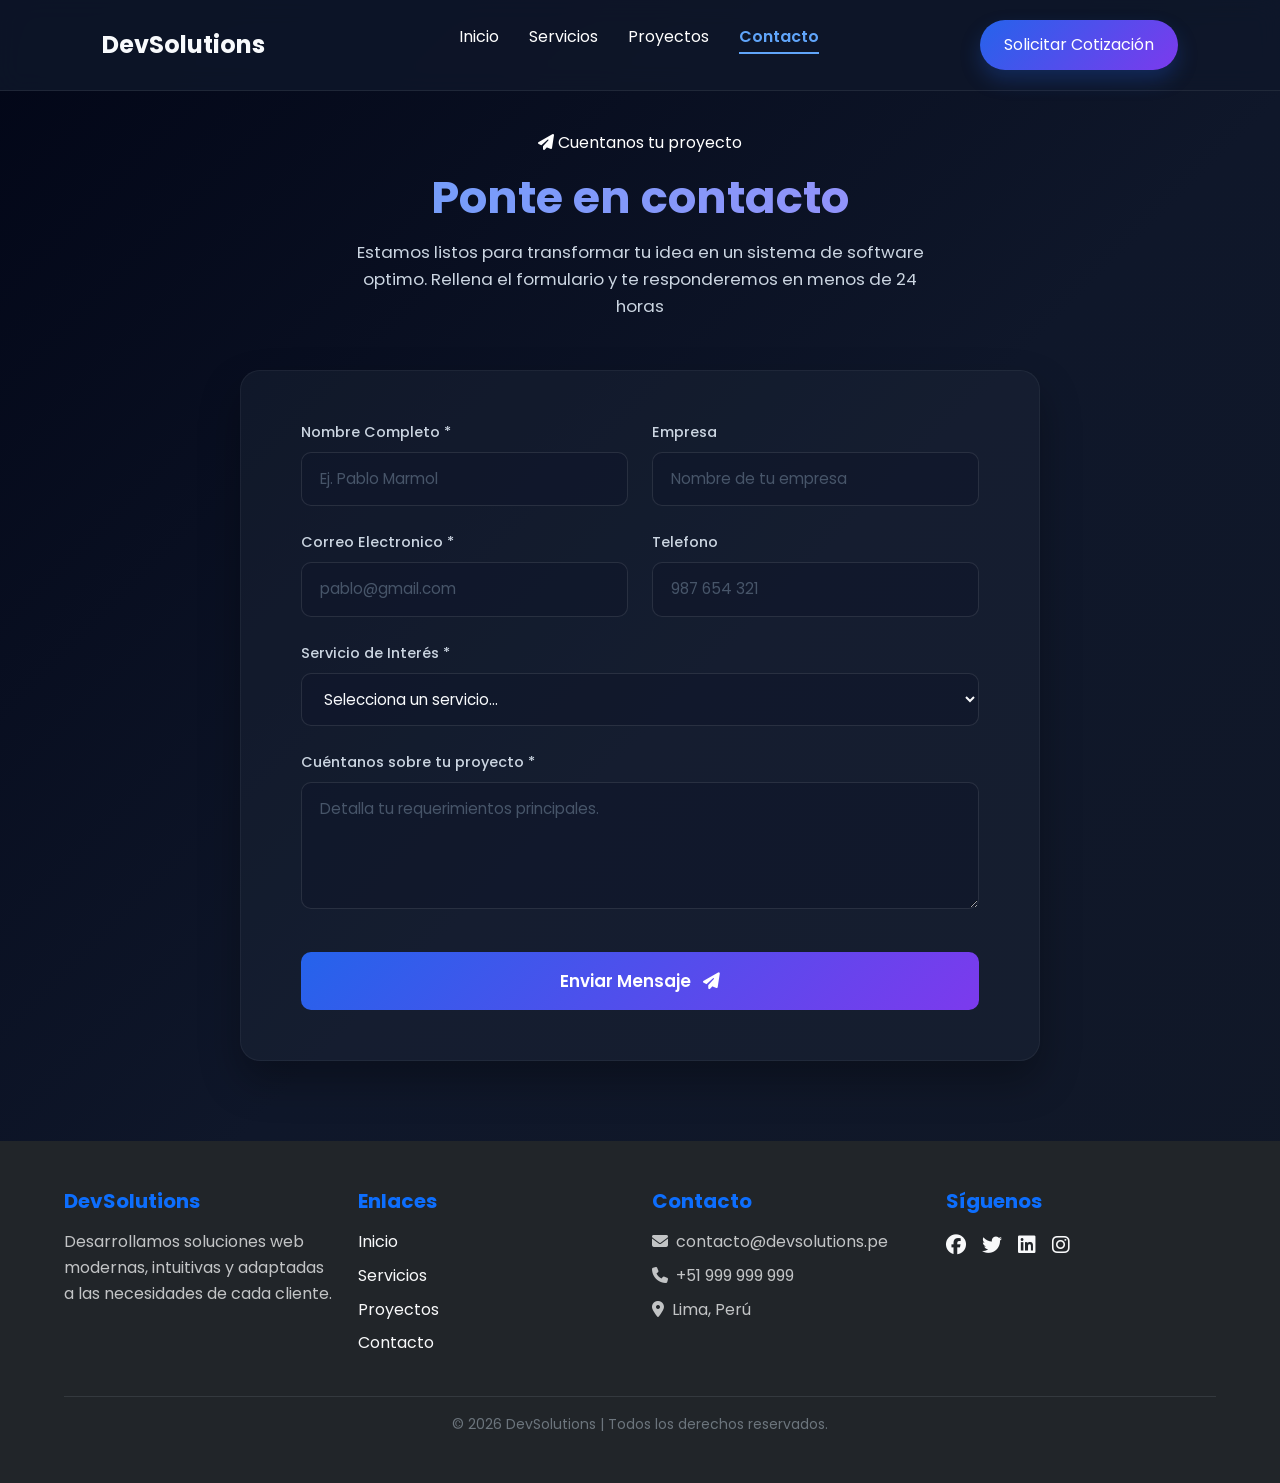
<file: estructura/contacto.html>
<!DOCTYPE html>
<html lang="es">
<head>
    <meta charset="UTF-8">
    <meta name="viewport" content="width=device-width, initial-scale=1.0">
    <title>Contacto | DevSolutions</title>
    
    <link href="https://cdn.jsdelivr.net/npm/bootstrap@5.3.0/dist/css/bootstrap.min.css" rel="stylesheet">
    <link rel="stylesheet" href="https://cdnjs.cloudflare.com/ajax/libs/font-awesome/6.5.1/css/all.min.css">
    <link rel="stylesheet" href="../css/styles.css">
    <link rel="stylesheet" href="../css/contacto.css">
    <link href="https://fonts.googleapis.com/css2?family=Poppins:wght@300;400;500;600;700&display=swap" rel="stylesheet">
</head>
<body>

    <header>
        <nav class="navbar">
            <div class="logo">DevSolutions</div>
            <button class="menu-toggle" aria-label="Abrir menú" aria-expanded="false">
                <span></span>
                <span></span>
                <span></span>
            </button>
            <ul class="nav-links">
                <li><a href="../index.html">Inicio</a></li>
                <li><a href="servicios.html">Servicios</a></li>
                <li><a href="proyectos.html">Proyectos</a></li>
                <li><a class="active" href="contacto.html">Contacto</a></li>
            </ul>
            <button class="btn-nav">Solicitar Cotización</button>
        </nav>
    </header>

    <section class="contact-section">
        <div class="contact-header text-center">
            <span class="tag"><i class="fas fa-paper-plane"></i> Cuentanos  tu proyecto</span>
            <h1 class="contact-title">Ponte en contacto</h1>
            <p class="contact-subtitle">Estamos listos para transformar tu idea en un sistema
                de software optimo. Rellena el formulario y te responderemos en menos de 24 horas</p>
        </div>

        <div class="contact-wrapper">
            
            <!-- columna formulario -->
            <div class="contact-form-container">
                <form id="contactForm" novalidate>
                    <div class="row">
                        <div class="col-md-6 form-group">
                            <label for="nombre">Nombre Completo *</label>
                            <input type="text" id="nombre" class="form-control-custom" placeholder="Ej. Pablo Marmol">
                        </div>
                        <div class="col-md-6 form-group">
                            <label for="empresa">Empresa</label>
                            <input type="text" id="empresa" class="form-control-custom" placeholder="Nombre de tu empresa">
                        </div>
                    </div>

                    <div class="row">
                        <div class="col-md-6 form-group">
                            <label for="email">Correo Electronico *</label>
                            <input type="email" id="email" class="form-control-custom" placeholder="pablo@gmail.com">
                        </div>
                        <div class="col-md-6 form-group">
                            <label for="telefono">Telefono</label>
                            <input type="tel" id="telefono" class="form-control-custom" placeholder="987 654 321">
                        </div>
                    </div>

                    <div class="form-group">
                        <label for="servicio">Servicio de Interés *</label>
                        <select id="servicio" class="form-control-custom">
                            <option value="" disabled selected>Selecciona un servicio...</option>
                            <option value="escritorio">Aplicacion de Escritorio</option>
                            <option value="web">Sistema Web</option>
                            <option value="movil">Aplicacion Móvil</option>
                            <option value="soporte">Mantenimiento y Soporte</option>
                        </select>
                    </div>

                    <div class="form-group">
                        <label for="mensaje">Cuéntanos sobre tu proyecto *</label>
                        <textarea id="mensaje" rows="4" class="form-control-custom" placeholder="Detalla tu requerimientos principales."></textarea>
                    </div>

                    <button type="submit" class="btn-submit">Enviar Mensaje <i class="fas fa-paper-plane ms-2"></i></button>
                </form>
            </div>
        </div>
    </section>

    <!-- Ventanas emergentes-->
    <div id="popup-overlay" class="popup-overlay"></div>
    
    <div id="popup-success" class="custom-popup success">
        <div class="popup-icon"><i class="fas fa-check-circle"></i></div>
        <h3>Mensaje Enviado</h3>
        <p>Gracias por contactarnos. Se recibio tu solicitud y un especialista se comunicara pronto contigo.</p>
        <button onclick="closePopup()" class="btn-popup">Aceptar</button>
    </div>

    <div id="popup-error" class="custom-popup error">
        <div class="popup-icon"><i class="fas fa-exclamation-triangle"></i></div>
        <h3>Campos incompletos</h3>
        <p>Completa todos los campos obligatorios marcados en rojo antes de enviar el formulario.</p>
        <button onclick="closePopup()" class="btn-popup error-btn">Revisar formulario</button>
    </div>

    <footer class="bg-dark text-white py-5">
        <div class="px-3 px-md-4" style="align-items: center;  margin: 0 auto; max-width: 1200px;">
            <div class="row g-4">
                <div class="col-12 col-md-6 col-lg-3">
                    <h5 class="text-primary fw-bold mb-3">DevSolutions</h5>
                    <p class="text-light opacity-75 mb-0">
                        Desarrollamos soluciones web modernas, intuitivas y adaptadas
                        a las necesidades de cada cliente.
                    </p>
                </div>

                <div class="col-12 col-md-6 col-lg-3">
                    <h5 class="text-primary fw-bold mb-3">Enlaces</h5>
                    <ul class="list-unstyled">
                        <li class="mb-2"><a href="#" class="text-light text-decoration-none">Inicio</a></li>
                        <li class="mb-2"><a href="estructura/servicios.html" class="text-light text-decoration-none">Servicios</a></li>
                        <li class="mb-2"><a href="estructura/proyectos.html" class="text-light text-decoration-none">Proyectos</a></li>
                        <li class="mb-2"><a href="estructura/contacto.html" class="text-light text-decoration-none">Contacto</a></li>
                    </ul>
                </div>

                <div class="col-12 col-md-6 col-lg-3">
                    <h5 class="text-primary fw-bold mb-3">Contacto</h5>
                    <p class="text-light opacity-75 mb-2"><i class="fas fa-envelope me-2"></i>contacto@devsolutions.pe</p>
                    <p class="text-light opacity-75 mb-2"><i class="fas fa-phone me-2"></i>+51 999 999 999</p>
                    <p class="text-light opacity-75 mb-0"><i class="fas fa-map-marker-alt me-2"></i>Lima, Perú</p>
                </div>

                <div class="col-12 col-md-6 col-lg-3">
                    <h5 class="text-primary fw-bold mb-3">Síguenos</h5>
                    <div class="d-flex gap-3 fs-5">
                        <a href="#" class="text-light text-decoration-none"><i class="fab fa-facebook"></i></a>
                        <a href="#" class="text-light text-decoration-none"><i class="fab fa-twitter"></i></a>
                        <a href="#" class="text-light text-decoration-none"><i class="fab fa-linkedin"></i></a>
                        <a href="#" class="text-light text-decoration-none"><i class="fab fa-instagram"></i></a>
                    </div>
                </div>
            </div>

            <hr class="border-secondary mt-4">

            <div class="text-center text-secondary small">
                <p class="mb-0">© 2026 DevSolutions | Todos los derechos reservados.</p>
            </div>
        </div>
    </footer>

    <script src="https://cdn.jsdelivr.net/npm/bootstrap@5.3.0/dist/js/bootstrap.bundle.min.js"></script>
    <script src="../js/contacto.js"></script>
    <script src="../js/menu.js"></script>
    
</body>
</html>
</file>
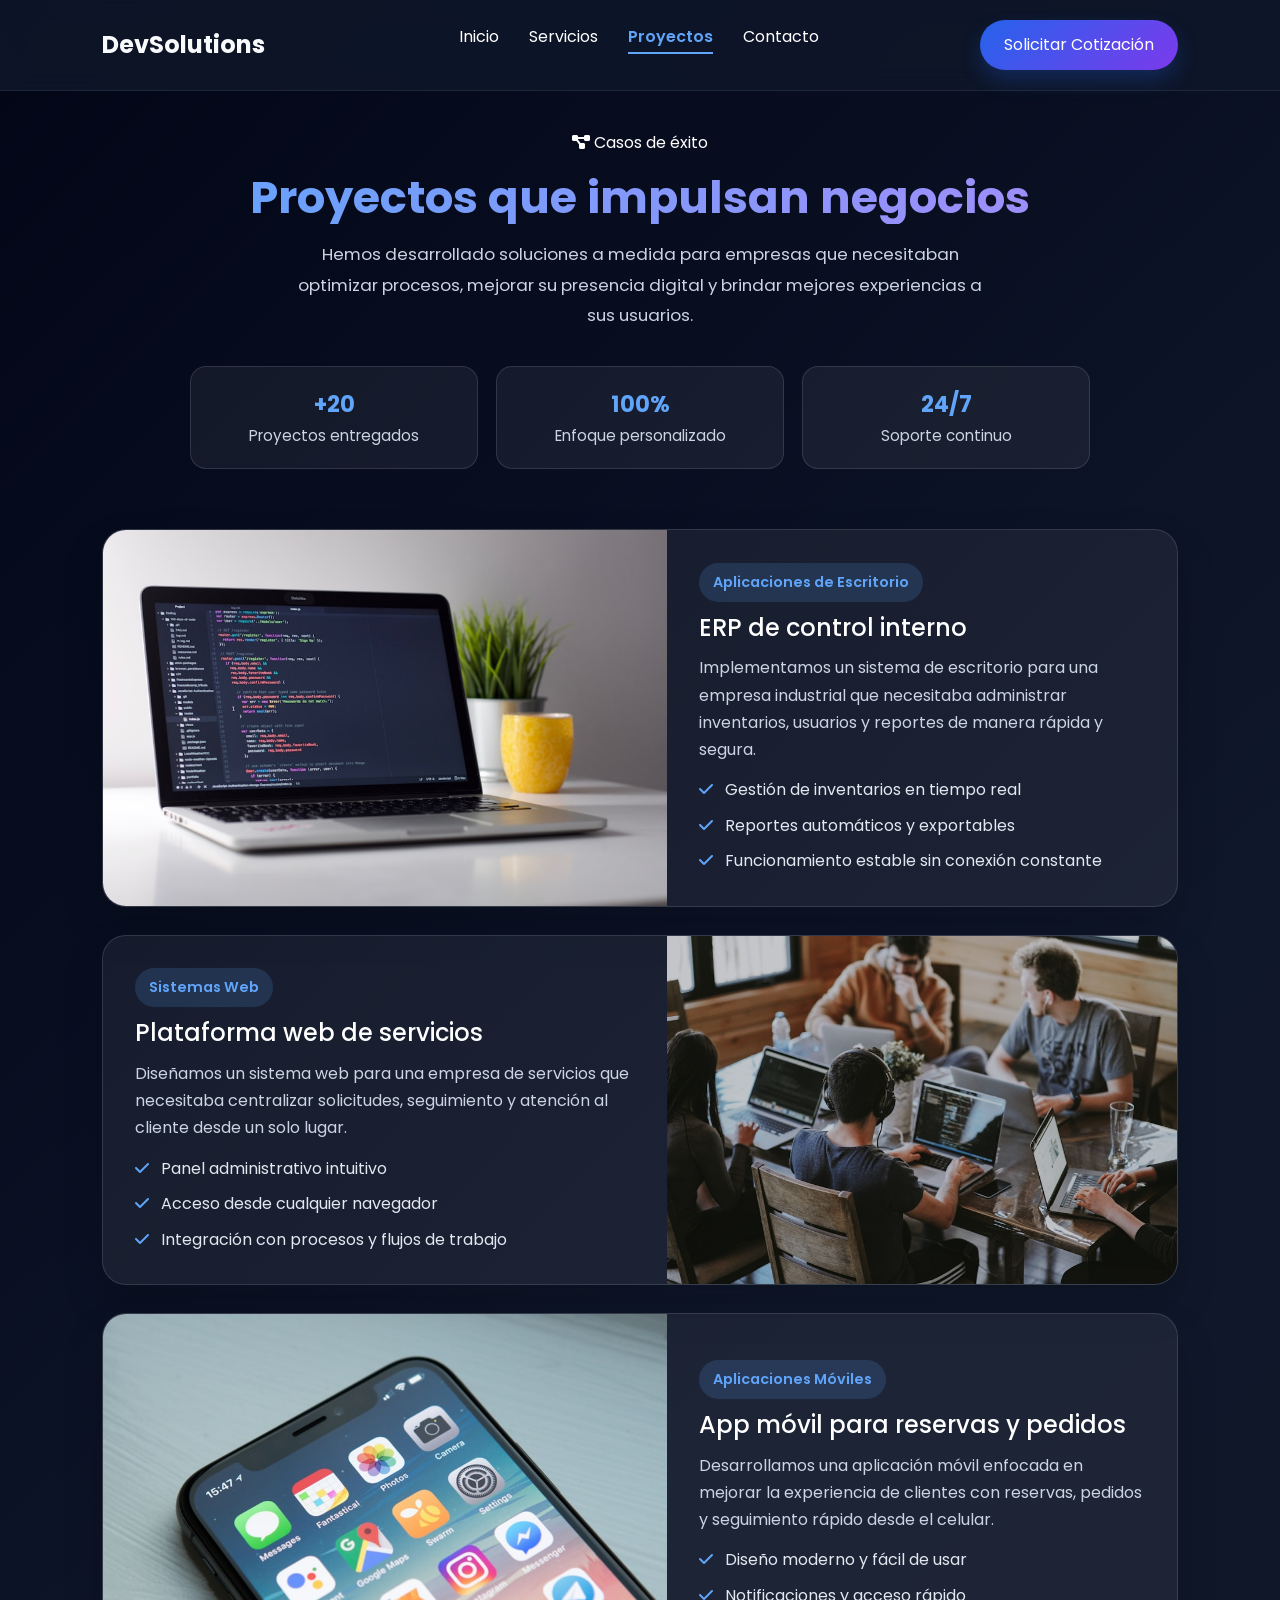
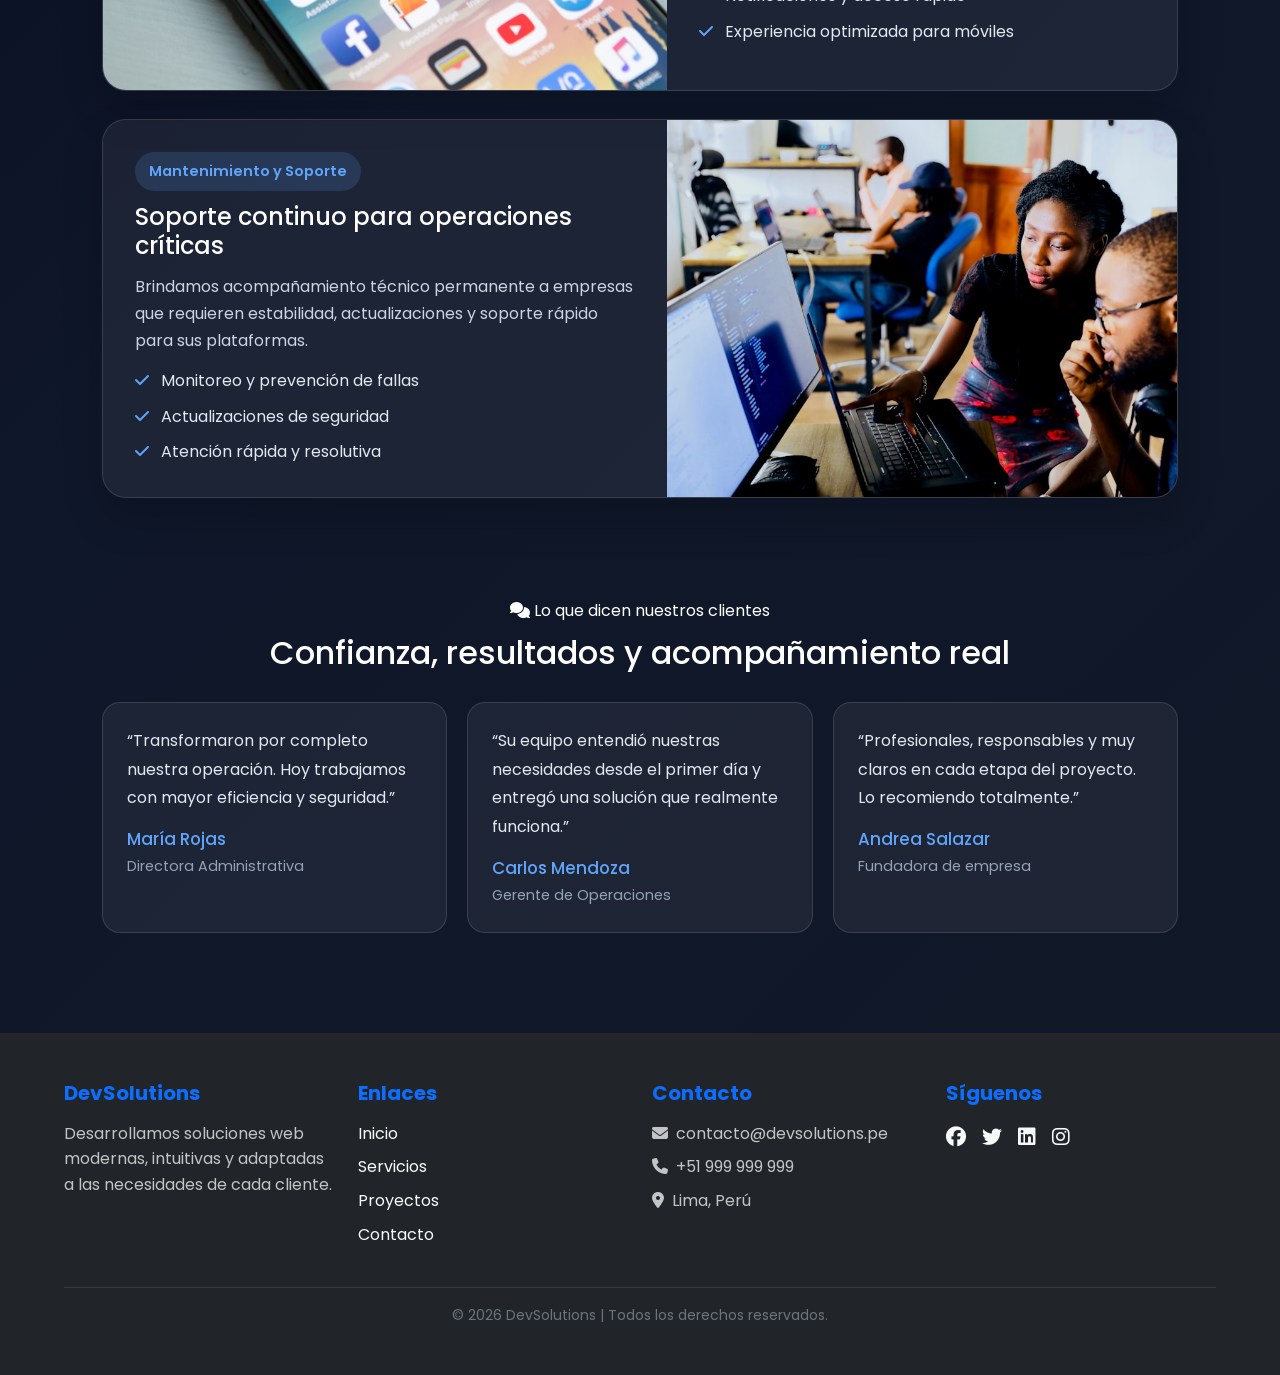
<file: estructura/proyectos.html>
<!DOCTYPE html>
<html lang="es">
<head>
    <meta charset="UTF-8">
    <meta name="viewport" content="width=device-width, initial-scale=1.0">
    <title>Proyectos | DevSolutions</title>

    <link href="https://cdn.jsdelivr.net/npm/bootstrap@5.3.0/dist/css/bootstrap.min.css" rel="stylesheet">
    <link rel="stylesheet" href="https://cdnjs.cloudflare.com/ajax/libs/font-awesome/6.4.0/css/all.min.css">
    <link rel="stylesheet" href="../css/styles.css">
    <link rel="stylesheet" href="../css/proyecto.css">
    <link href="https://fonts.googleapis.com/css2?family=Poppins:wght@300;400;500;600;700&display=swap" rel="stylesheet">
</head>
<body>

    <header>
        <nav class="navbar">
            <div class="logo">DevSolutions</div>
            <button class="menu-toggle" aria-label="Abrir menú" aria-expanded="false">
                <span></span>
                <span></span>
                <span></span>
            </button>
            <ul class="nav-links">
                <li><a href="../index.html">Inicio</a></li>
                <li><a href="servicios.html">Servicios</a></li>
                <li><a class="active" href="proyectos.html">Proyectos</a></li>
                <li><a href="contacto.html">Contacto</a></li>
            </ul>
            <button class="btn-nav">Solicitar Cotización</button>
        </nav>
    </header>

    <section class="projects-hero">
        <span class="tag"><i class="fas fa-diagram-project"></i> Casos de éxito</span>
        <h1 class="projects-title">Proyectos que impulsan negocios</h1>
        <p class="projects-description">
            Hemos desarrollado soluciones a medida para empresas que necesitaban optimizar procesos,
            mejorar su presencia digital y brindar mejores experiencias a sus usuarios.
        </p>

        <div class="projects-stats">
            <div>
                <strong>+20</strong>
                <span>Proyectos entregados</span>
            </div>
            <div>
                <strong>100%</strong>
                <span>Enfoque personalizado</span>
            </div>
            <div>
                <strong>24/7</strong>
                <span>Soporte continuo</span>
            </div>
        </div>
    </section>

    <section class="projects-list-container">

        <div class="project-card">
            <div class="project-image-wrapper">
                <img src="../img/aplicacionescritorio.jpg" alt="Aplicación de escritorio para gestión empresarial">
            </div>
            <div class="project-content">
                <span class="project-tag">Aplicaciones de Escritorio</span>
                <h2>ERP de control interno</h2>
                <p>Implementamos un sistema de escritorio para una empresa industrial que necesitaba administrar inventarios, usuarios y reportes de manera rápida y segura.</p>
                <ul class="project-features">
                    <li><i class="fas fa-check"></i> Gestión de inventarios en tiempo real</li>
                    <li><i class="fas fa-check"></i> Reportes automáticos y exportables</li>
                    <li><i class="fas fa-check"></i> Funcionamiento estable sin conexión constante</li>
                </ul>
            </div>
        </div>

        <div class="project-card">
            <div class="project-image-wrapper">
                <img src="../img/sistemasweb.jpg" alt="Sistema web para administración de clientes">
            </div>
            <div class="project-content">
                <span class="project-tag">Sistemas Web</span>
                <h2>Plataforma web de servicios</h2>
                <p>Diseñamos un sistema web para una empresa de servicios que necesitaba centralizar solicitudes, seguimiento y atención al cliente desde un solo lugar.</p>
                <ul class="project-features">
                    <li><i class="fas fa-check"></i> Panel administrativo intuitivo</li>
                    <li><i class="fas fa-check"></i> Acceso desde cualquier navegador</li>
                    <li><i class="fas fa-check"></i> Integración con procesos y flujos de trabajo</li>
                </ul>
            </div>
        </div>

        <div class="project-card">
            <div class="project-image-wrapper">
                <img src="../img/aplicacionmovil.jpg" alt="Aplicación móvil para clientes y pedidos">
            </div>
            <div class="project-content">
                <span class="project-tag">Aplicaciones Móviles</span>
                <h2>App móvil para reservas y pedidos</h2>
                <p>Desarrollamos una aplicación móvil enfocada en mejorar la experiencia de clientes con reservas, pedidos y seguimiento rápido desde el celular.</p>
                <ul class="project-features">
                    <li><i class="fas fa-check"></i> Diseño moderno y fácil de usar</li>
                    <li><i class="fas fa-check"></i> Notificaciones y acceso rápido</li>
                    <li><i class="fas fa-check"></i> Experiencia optimizada para móviles</li>
                </ul>
            </div>
        </div>

        <div class="project-card">
            <div class="project-image-wrapper">
                <img src="../img/mantenimiento.jpg" alt="Soporte y mantenimiento de sistemas">
            </div>
            <div class="project-content">
                <span class="project-tag">Mantenimiento y Soporte</span>
                <h2>Soporte continuo para operaciones críticas</h2>
                <p>Brindamos acompañamiento técnico permanente a empresas que requieren estabilidad, actualizaciones y soporte rápido para sus plataformas.</p>
                <ul class="project-features">
                    <li><i class="fas fa-check"></i> Monitoreo y prevención de fallas</li>
                    <li><i class="fas fa-check"></i> Actualizaciones de seguridad</li>
                    <li><i class="fas fa-check"></i> Atención rápida y resolutiva</li>
                </ul>
            </div>
        </div>

    </section>

    <section class="testimonials-section">
        <div class="testimonials-header">
            <span class="tag"><i class="fas fa-comments"></i> Lo que dicen nuestros clientes</span>
            <h2>Confianza, resultados y acompañamiento real</h2>
        </div>

        <div class="testimonials-grid">
            <article class="testimonial-card">
                <p>“Transformaron por completo nuestra operación. Hoy trabajamos con mayor eficiencia y seguridad.”</p>
                <h3>María Rojas</h3>
                <span>Directora Administrativa</span>
            </article>

            <article class="testimonial-card">
                <p>“Su equipo entendió nuestras necesidades desde el primer día y entregó una solución que realmente funciona.”</p>
                <h3>Carlos Mendoza</h3>
                <span>Gerente de Operaciones</span>
            </article>

            <article class="testimonial-card">
                <p>“Profesionales, responsables y muy claros en cada etapa del proyecto. Lo recomiendo totalmente.”</p>
                <h3>Andrea Salazar</h3>
                <span>Fundadora de empresa</span>
            </article>
        </div>
    </section>

    <footer class="bg-dark text-white py-5">
        <div class="px-3 px-md-4" style="align-items: center;  margin: 0 auto; max-width: 1200px;">
            <div class="row g-4">
                <div class="col-12 col-md-6 col-lg-3">
                    <h5 class="text-primary fw-bold mb-3">DevSolutions</h5>
                    <p class="text-light opacity-75 mb-0">
                        Desarrollamos soluciones web modernas, intuitivas y adaptadas
                        a las necesidades de cada cliente.
                    </p>
                </div>

                <div class="col-12 col-md-6 col-lg-3">
                    <h5 class="text-primary fw-bold mb-3">Enlaces</h5>
                    <ul class="list-unstyled">
                        <li class="mb-2"><a href="#" class="text-light text-decoration-none">Inicio</a></li>
                        <li class="mb-2"><a href="estructura/servicios.html" class="text-light text-decoration-none">Servicios</a></li>
                        <li class="mb-2"><a href="estructura/proyectos.html" class="text-light text-decoration-none">Proyectos</a></li>
                        <li class="mb-2"><a href="estructura/contacto.html" class="text-light text-decoration-none">Contacto</a></li>
                    </ul>
                </div>

                <div class="col-12 col-md-6 col-lg-3">
                    <h5 class="text-primary fw-bold mb-3">Contacto</h5>
                    <p class="text-light opacity-75 mb-2"><i class="fas fa-envelope me-2"></i>contacto@devsolutions.pe</p>
                    <p class="text-light opacity-75 mb-2"><i class="fas fa-phone me-2"></i>+51 999 999 999</p>
                    <p class="text-light opacity-75 mb-0"><i class="fas fa-map-marker-alt me-2"></i>Lima, Perú</p>
                </div>

                <div class="col-12 col-md-6 col-lg-3">
                    <h5 class="text-primary fw-bold mb-3">Síguenos</h5>
                    <div class="d-flex gap-3 fs-5">
                        <a href="#" class="text-light text-decoration-none"><i class="fab fa-facebook"></i></a>
                        <a href="#" class="text-light text-decoration-none"><i class="fab fa-twitter"></i></a>
                        <a href="#" class="text-light text-decoration-none"><i class="fab fa-linkedin"></i></a>
                        <a href="#" class="text-light text-decoration-none"><i class="fab fa-instagram"></i></a>
                    </div>
                </div>
            </div>

            <hr class="border-secondary mt-4">

            <div class="text-center text-secondary small">
                <p class="mb-0">© 2026 DevSolutions | Todos los derechos reservados.</p>
            </div>
        </div>
    </footer>

    <script src="https://cdn.jsdelivr.net/npm/bootstrap@5.3.0/dist/js/bootstrap.bundle.min.js"></script>
    <script src="../js/menu.js"></script>
</body>
</html>
</file>
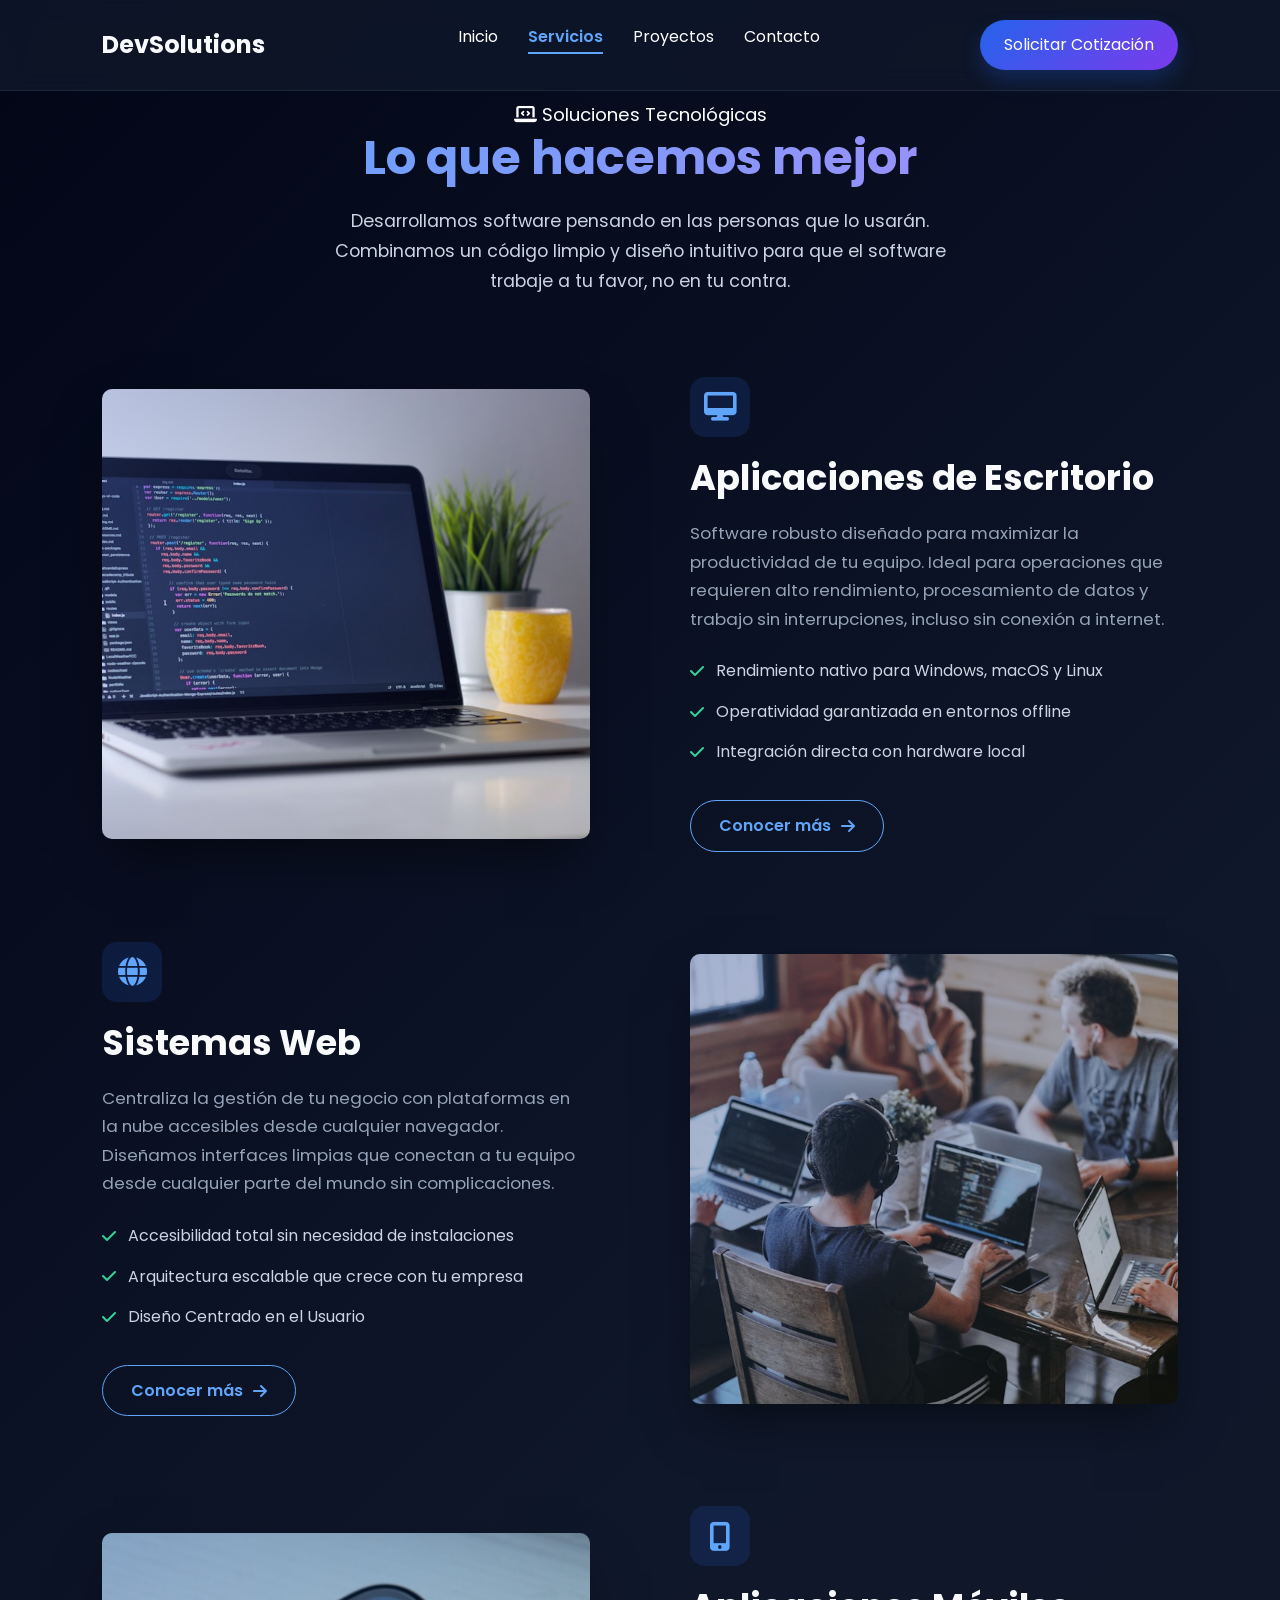
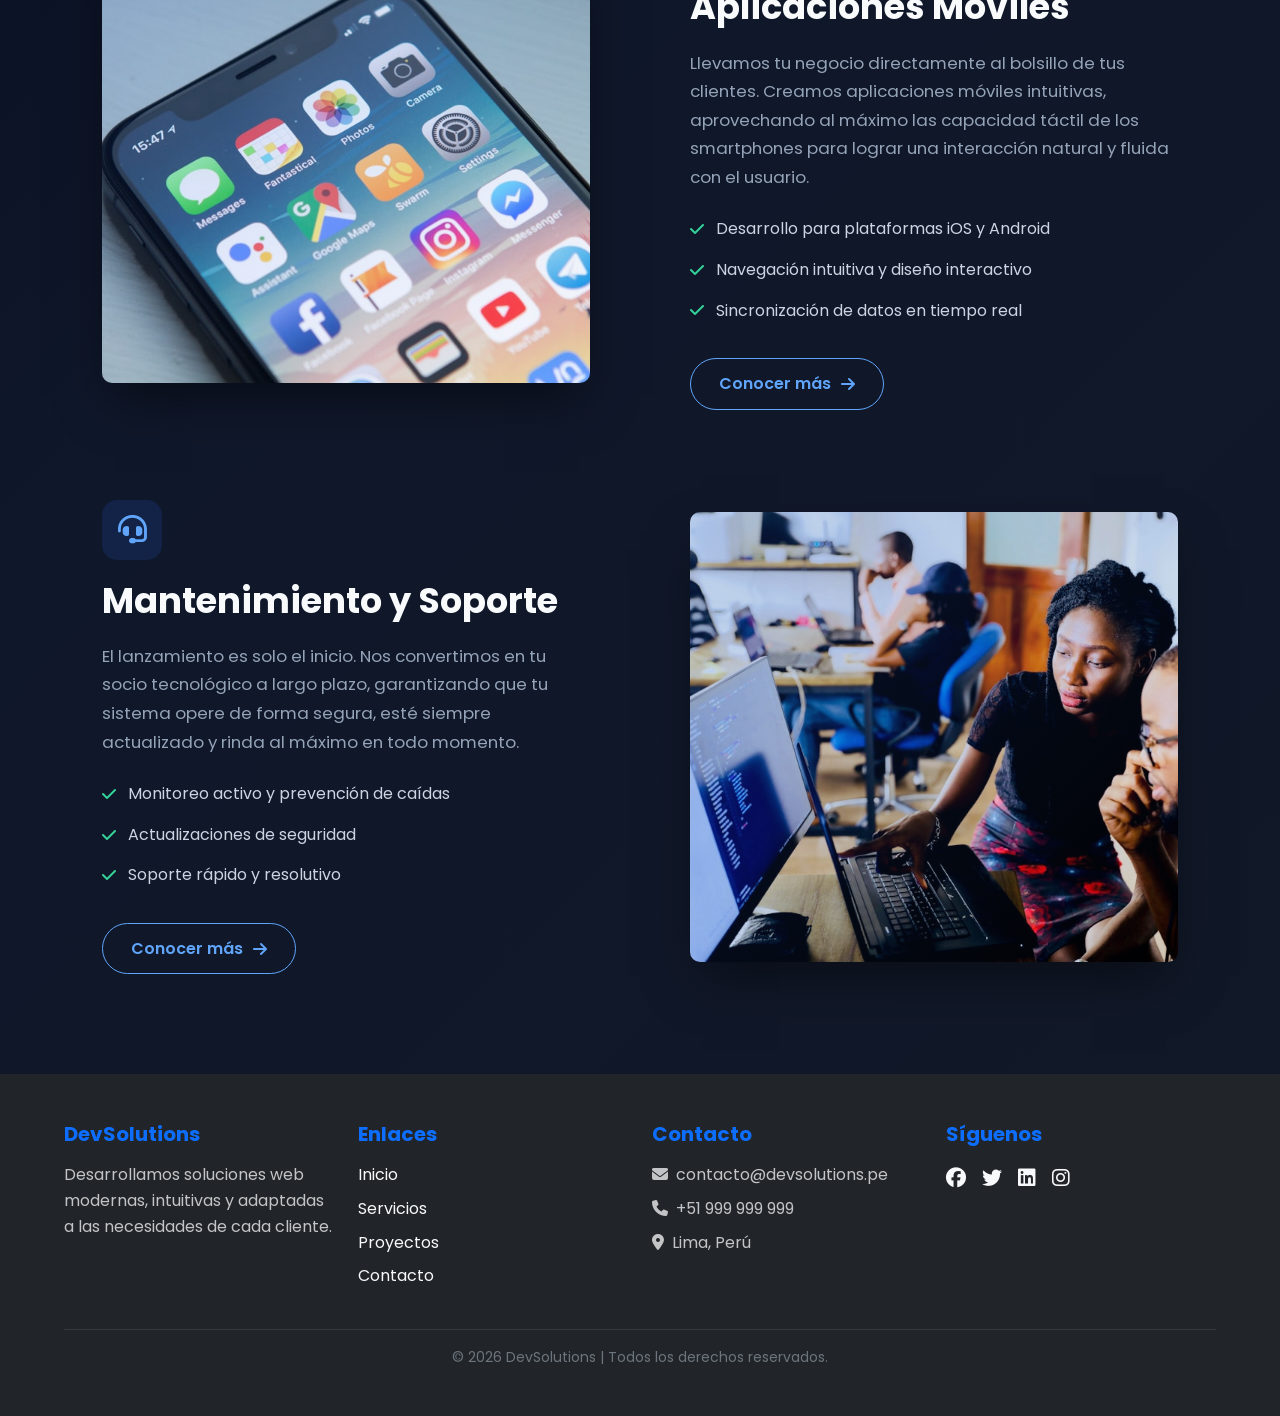
<file: estructura/servicios.html>
<!DOCTYPE html>
<html lang="es">
<head>
    <meta charset="UTF-8">
    <meta name="viewport" content="width=device-width, initial-scale=1.0">
    <title>Servicios | DevSolutions</title>
    
    <link href="https://cdn.jsdelivr.net/npm/bootstrap@5.3.0/dist/css/bootstrap.min.css" rel="stylesheet">
    <link rel="stylesheet" href="https://cdnjs.cloudflare.com/ajax/libs/font-awesome/6.4.0/css/all.min.css">
    <link rel="stylesheet" href="../css/styles.css">
    <link rel="stylesheet" href="../css/servicios.css">
    <link href="https://fonts.googleapis.com/css2?family=Poppins:wght@300;400;500;600;700&display=swap" rel="stylesheet">
</head>
<body>

    <header>
        <nav class="navbar">
            <div class="logo">DevSolutions</div>
            <button class="menu-toggle" aria-label="Abrir menú" aria-expanded="false">
                <span></span>
                <span></span>
                <span></span>
            </button>
            <ul class="nav-links">
                <li><a href="../index.html">Inicio</a></li>
                <li><a class="active" href="servicios.html">Servicios</a></li>
                <li><a href="proyectos.html">Proyectos</a></li>
                <li><a href="contacto.html">Contacto</a></li>
            </ul>
            <button class="btn-nav">Solicitar Cotización</button>
        </nav>
    </header>

    <section class="services-hero">
        <span class="tag"><i class="fas fa-laptop-code"></i> Soluciones Tecnológicas</span>
        <h1 class="services-title">Lo que hacemos mejor</h1>
        <p class="services-description">
    Desarrollamos software pensando en las personas que lo usarán. Combinamos un código limpio y diseño intuitivo para que el software trabaje a tu favor, no en tu contra.
        </p>
    </section>

    <section class="services-list-container">
        
        <!-- Aplicacion de escritorio -->
        <div class="service-row">
            <div class="service-image-wrapper">
                <img src="../img/aplicacionescritorio.jpg" alt="Aplicaciones de Escritorio" class="service-img-full">
            </div>
            <div class="service-text-wrapper">
                <div class="service-icon"><i class="fas fa-desktop"></i></div>
                <h2>Aplicaciones de Escritorio</h2>
                <p>Software robusto diseñado para maximizar la productividad de tu equipo. Ideal para operaciones que requieren alto rendimiento, procesamiento de datos y trabajo sin interrupciones, incluso sin conexión a internet.</p>
                <ul class="service-features">
                    <li><i class="fas fa-check"></i> Rendimiento nativo para Windows, macOS y Linux</li>
                    <li><i class="fas fa-check"></i> Operatividad garantizada en entornos offline</li>
                    <li><i class="fas fa-check"></i> Integración directa con hardware local</li>
                </ul>
                <a href="detalle-escritorio.html" class="btn-service-outline">Conocer más <i class="fas fa-arrow-right"></i></a>
            </div>
        </div>

        <!-- Sistemas Web -->
        <div class="service-row reverse">
            <div class="service-image-wrapper">
                <img src="../img/sistemasweb.jpg" alt="Sistemas Web" class="service-img-full">
            </div>
            <div class="service-text-wrapper">
                <div class="service-icon"><i class="fas fa-globe"></i></div>
                <h2>Sistemas Web</h2>
                <p>Centraliza la gestión de tu negocio con plataformas en la nube accesibles desde cualquier navegador. Diseñamos interfaces limpias que conectan a tu equipo desde cualquier parte del mundo sin complicaciones.</p>
                <ul class="service-features">
                    <li><i class="fas fa-check"></i> Accesibilidad total sin necesidad de instalaciones</li>
                    <li><i class="fas fa-check"></i> Arquitectura escalable que crece con tu empresa</li>
                    <li><i class="fas fa-check"></i> Diseño Centrado en el Usuario</li>
                </ul>
                <a href="detalle-web.html" class="btn-service-outline">Conocer más <i class="fas fa-arrow-right"></i></a>
            </div>
        </div>

        <!-- Aplicaciones Moviles -->
        <div class="service-row">
            <div class="service-image-wrapper">
                <img src="../img/aplicacionmovil.jpg" alt="Aplicaciones Móviles" class="service-img-full">
            </div>
            <div class="service-text-wrapper">
                <div class="service-icon"><i class="fas fa-mobile-screen-button"></i></div>
                <h2>Aplicaciones Móviles</h2>
                <p>Llevamos tu negocio directamente al bolsillo de tus clientes. Creamos aplicaciones móviles intuitivas, aprovechando al máximo las capacidad táctil de los smartphones para lograr una interacción natural y fluida con el usuario.</p>
                <ul class="service-features">
                    <li><i class="fas fa-check"></i> Desarrollo para plataformas iOS y Android</li>
                    <li><i class="fas fa-check"></i> Navegación intuitiva y diseño interactivo</li>
                    <li><i class="fas fa-check"></i> Sincronización de datos en tiempo real</li>
                </ul>
                <a href="detalle-movil.html" class="btn-service-outline">Conocer más <i class="fas fa-arrow-right"></i></a>
            </div>
        </div>

        <!-- Mantenimiento y Soporte -->
        <div class="service-row reverse">
            <div class="service-image-wrapper">
                <img src="../img/mantenimiento.jpg" alt="Mantenimiento y Soporte Web" class="service-img-full">
            </div>
            <div class="service-text-wrapper">
                <div class="service-icon"><i class="fas fa-headset"></i></div>
                <h2>Mantenimiento y Soporte</h2>
                <p>El lanzamiento es solo el inicio. Nos convertimos en tu socio tecnológico a largo plazo, garantizando que tu sistema opere de forma segura, esté siempre actualizado y rinda al máximo en todo momento.</p>
                <ul class="service-features">
                    <li><i class="fas fa-check"></i> Monitoreo activo y prevención de caídas</li>
                    <li><i class="fas fa-check"></i> Actualizaciones de seguridad</li>
                    <li><i class="fas fa-check"></i> Soporte rápido y resolutivo</li>
                </ul>
                <a href="detalle-soporte.html" class="btn-service-outline">Conocer más <i class="fas fa-arrow-right"></i></a>
            </div>
        </div>

    </section>

    <footer class="bg-dark text-white py-5">
        <div class="px-3 px-md-4" style="align-items: center;  margin: 0 auto; max-width: 1200px;">
            <div class="row g-4">
                <div class="col-12 col-md-6 col-lg-3">
                    <h5 class="text-primary fw-bold mb-3">DevSolutions</h5>
                    <p class="text-light opacity-75 mb-0">
                        Desarrollamos soluciones web modernas, intuitivas y adaptadas
                        a las necesidades de cada cliente.
                    </p>
                </div>

                <div class="col-12 col-md-6 col-lg-3">
                    <h5 class="text-primary fw-bold mb-3">Enlaces</h5>
                    <ul class="list-unstyled">
                        <li class="mb-2"><a href="#" class="text-light text-decoration-none">Inicio</a></li>
                        <li class="mb-2"><a href="estructura/servicios.html" class="text-light text-decoration-none">Servicios</a></li>
                        <li class="mb-2"><a href="estructura/proyectos.html" class="text-light text-decoration-none">Proyectos</a></li>
                        <li class="mb-2"><a href="estructura/contacto.html" class="text-light text-decoration-none">Contacto</a></li>
                    </ul>
                </div>

                <div class="col-12 col-md-6 col-lg-3">
                    <h5 class="text-primary fw-bold mb-3">Contacto</h5>
                    <p class="text-light opacity-75 mb-2"><i class="fas fa-envelope me-2"></i>contacto@devsolutions.pe</p>
                    <p class="text-light opacity-75 mb-2"><i class="fas fa-phone me-2"></i>+51 999 999 999</p>
                    <p class="text-light opacity-75 mb-0"><i class="fas fa-map-marker-alt me-2"></i>Lima, Perú</p>
                </div>

                <div class="col-12 col-md-6 col-lg-3">
                    <h5 class="text-primary fw-bold mb-3">Síguenos</h5>
                    <div class="d-flex gap-3 fs-5">
                        <a href="#" class="text-light text-decoration-none"><i class="fab fa-facebook"></i></a>
                        <a href="#" class="text-light text-decoration-none"><i class="fab fa-twitter"></i></a>
                        <a href="#" class="text-light text-decoration-none"><i class="fab fa-linkedin"></i></a>
                        <a href="#" class="text-light text-decoration-none"><i class="fab fa-instagram"></i></a>
                    </div>
                </div>
            </div>

            <hr class="border-secondary mt-4">

            <div class="text-center text-secondary small">
                <p class="mb-0">© 2026 DevSolutions | Todos los derechos reservados.</p>
            </div>
        </div>
    </footer>

    <script src="https://cdn.jsdelivr.net/npm/bootstrap@5.3.0/dist/js/bootstrap.bundle.min.js"></script>
    <script src="../js/menu.js"></script>
</body>
</html>
</file>
<file: css/styles.css>
/* 
    ESTILOS GENERALES - NO EDITAR
    - Body y navbar
*/
*{
    margin:0;
    padding:0;
    box-sizing:border-box;
    font-family:'Poppins',sans-serif;
}

html {
    scroll-behavior: smooth;
}

body{
    background:linear-gradient(135deg, #020617 0%, #0f172a 50%, #111827 100%);
    color:white;
    overflow-x:hidden;
    line-height:1.6;
}

body.menu-open {
    overflow:hidden;
}

img {
    max-width:100%;
    display:block;
}

/* NAVBAR */

.navbar{
    display:flex;
    justify-content:space-between;
    align-items:center;
    padding:20px 8%;
    position:fixed;
    width:100%;
    top:0;
    z-index:100;
    background:rgba(15,23,42,.85);
    backdrop-filter:blur(12px);
    border-bottom:1px solid rgba(255,255,255,0.08);
}

.logo{
    font-size:1.5rem;
    font-weight:700;
    color:#f8fafc;
}

.menu-toggle {
    display:none;
    flex-direction:column;
    gap:5px;
    background:transparent;
    border:none;
    padding:0;
    cursor:pointer;
}

.menu-toggle span {
    width:26px;
    height:2px;
    background:white;
    border-radius:2px;
    transition:all 0.3s ease;
}

.menu-toggle.active span:nth-child(1) {
    transform:translateY(7px) rotate(45deg);
}

.menu-toggle.active span:nth-child(2) {
    opacity:0;
}

.menu-toggle.active span:nth-child(3) {
    transform:translateY(-7px) rotate(-45deg);
}

.nav-links{
    list-style:none;
    display:flex;
    gap:30px;
}

.nav-links a{
    color:white;
    text-decoration:none;
    transition:.3s;
    position:relative;
}

.nav-links a:hover,
.nav-links a.active{
    color:#60a5fa;
    font-weight:600;
}

.nav-links a::after {
    content:'';
    position:absolute;
    left:0;
    bottom:-6px;
    width:0;
    height:2px;
    background:#60a5fa;
    transition:width .3s ease;
}

.nav-links a:hover::after,
.nav-links a.active::after {
    width:100%;
}

.btn-nav{
    border:none;
    cursor:pointer;
    padding:12px 24px;
    border-radius:30px;
    color:white;
    background:linear-gradient(135deg, #2563eb, #7c3aed);
    box-shadow:0 10px 20px rgba(37,99,235,.25);
    transition:transform .2s ease, box-shadow .2s ease;
}

.btn-nav:hover {
    transform:translateY(-2px);
    box-shadow:0 14px 24px rgba(124,58,237,.3);
}

/* PARA TITULO, SUBTITULO */
.contact-section {
    padding: 130px 8% 80px 8%;
    min-height: 100vh;
}

.contact-header {
    margin-bottom: 50px;
}

.contact-title {
    font-size: 2.8rem;
    font-weight: 700;
    margin: 15px 0;
    background: linear-gradient(90deg, #60a5fa, #a78bfa);
    -webkit-background-clip: text;
    -webkit-text-fill-color: transparent;
}

.contact-subtitle {
    color: #cbd5e1;
    max-width: 600px;
    margin: 0 auto;
    font-size: 1.05rem;
}

/* Responsive navbar */
@media (max-width: 768px) {
    .navbar {
        flex-wrap: wrap;
        gap: 14px;
        padding: 16px 5%;
    }

    .menu-toggle {
        display:flex;
    }

    .nav-links {
        position:absolute;
        top:100%;
        left:0;
        right:0;
        flex-direction:column;
        gap:0;
        background:linear-gradient(180deg, rgba(15,23,42,.98) 0%, rgba(30,41,59,.98) 100%);
        padding:12px 5% 18px;
        border-top:1px solid rgba(255,255,255,.08);
        border-bottom-left-radius:20px;
        border-bottom-right-radius:20px;
        box-shadow:0 16px 30px rgba(2,6,23,.35);
        transform:translateY(-12px);
        opacity:0;
        pointer-events:none;
        transition:all 0.25s ease;
    }

    .navbar.nav-open .nav-links {
        transform:translateY(0);
        opacity:1;
        pointer-events:auto;
    }

    .nav-links li {
        width:100%;
        padding:8px 0;
    }

    .nav-links a {
        display:block;
        width:100%;
        padding:10px 12px;
        border-radius:10px;
    }

    .nav-links a:hover,
    .nav-links a.active {
        background:rgba(96,165,250,.12);
        color:#60a5fa;
    }

    .btn-nav {
        display:none;
    }
}

@media (max-width: 480px) {
    .navbar {
        padding: 14px 4%;
    }

    .nav-links {
        padding: 12px 4% 18px;
    }
}
</file>
<file: css/contacto.css>
/* conteiner principal */
.contact-wrapper {
    max-width: 800px;  
    margin: 0 auto;
    background: rgba(30, 41, 59, 0.4);
    border: 1px solid rgba(255, 255, 255, 0.05);
    border-radius: 20px;
    overflow: hidden;
    box-shadow: 0 20px 40px rgba(0, 0, 0, 0.3);
}

.contact-form-container {
    padding: 50px 60px;
    background: transparent;
}

/* campos formulario*/
.form-group {
    margin-bottom: 25px;
}

.form-group label {
    display: block;
    color: #cbd5e1;
    font-size: 0.9rem;
    margin-bottom: 8px;
    font-weight: 500;
}

.form-control-custom {
    width: 100%;
    background: rgba(15, 23, 42, 0.6);
    border: 1px solid rgba(255, 255, 255, 0.1);
    color: #f8fafc;
    padding: 14px 18px;
    border-radius: 10px;
    font-family: 'Poppins', sans-serif;
    font-size: 0.95rem;
    transition: all 0.3s ease;
    outline: none;
}

.form-control-custom::placeholder {
    color: #475569;
}

.form-control-custom:focus {
    border-color: #60a5fa;
    box-shadow: 0 0 0 3px rgba(96, 165, 250, 0.15);
    background: rgba(15, 23, 42, 0.8);
}

/* opciones desplegable */
select.form-control-custom option {
    background: #0f172a;
    color: #fff;
}

.btn-submit {
    width: 100%;
    background: linear-gradient(135deg, #2563eb, #7c3aed);
    color: white;
    border: none;
    padding: 16px;
    border-radius: 10px;
    font-size: 1.05rem;
    font-weight: 600;
    cursor: pointer;
    transition: all 0.3s;
    margin-top: 10px;
}

.btn-submit:hover {
    transform: translateY(-2px);
    box-shadow: 0 10px 20px rgba(37, 99, 235, 0.3);
}

/* RESPONSIVE DESIGN PARA EL FORMULARIO */
@media (max-width: 768px) {
    .contact-form-container {
        padding: 40px 30px;
    }

    .contact-section {
        padding: 120px 5% 60px;
    }

    .contact-wrapper {
        border-radius: 16px;
    }
}

@media (max-width: 480px) {
    .contact-form-container {
        padding: 28px 18px;
    }

    .contact-title {
        font-size: 2.1rem;
    }

    .contact-subtitle {
        font-size: 0.95rem;
    }

    .btn-submit {
        padding: 14px;
        font-size: 0.98rem;
    }

    .custom-popup {
        padding: 24px 18px;
    }
}

/* ventanas emergentes */

.popup-overlay {
    display: none;
    position: fixed;
    top: 0; left: 0; width: 100%; height: 100%;
    background: rgba(0, 0, 0, 0.7);
    backdrop-filter: blur(5px);
    z-index: 999;
}

.custom-popup {
    display: none;
    position: fixed;
    top: 50%; left: 50%;
    transform: translate(-50%, -50%);
    background: #1e293b;
    border: 1px solid rgba(255, 255, 255, 0.1);
    padding: 40px;
    border-radius: 20px;
    text-align: center;
    z-index: 1000;
    width: 90%;
    max-width: 400px;
    box-shadow: 0 25px 50px rgba(0,0,0,0.5);
    animation: popupIn 0.3s ease-out forwards;
}

@keyframes popupIn {
    from { opacity: 0; transform: translate(-50%, -40%); }
    to { opacity: 1; transform: translate(-50%, -50%); }
}

.popup-icon {
    font-size: 3.5rem;
    margin-bottom: 15px;
}

.success .popup-icon { color: #34d399; }
.error .popup-icon { color: #ef4444; }

.custom-popup h3 {
    color: #f8fafc;
    font-size: 1.5rem;
    font-weight: 600;
    margin-bottom: 10px;
}

.custom-popup p {
    color: #cbd5e1;
    font-size: 0.95rem;
    margin-bottom: 25px;
}

.btn-popup {
    background: #34d399;
    color: #0f172a;
    border: none;
    padding: 10px 30px;
    border-radius: 30px;
    font-weight: 600;
    cursor: pointer;
    transition: 0.3s;
}

.btn-popup:hover { background: #10b981; }

.error-btn { background: #ef4444; color: white; }
.error-btn:hover { background: #dc2626; }
</file>
<file: css/proyecto.css>
/* ===== PROYECTOS ===== */

.projects-hero {
    padding: 130px 8% 60px;
    text-align: center;
}

.projects-stats {
    display: grid;
    grid-template-columns: repeat(3, minmax(0, 1fr));
    gap: 18px;
    max-width: 900px;
    margin: 36px auto 0;
}

.projects-stats div {
    background: rgba(255,255,255,0.06);
    border: 1px solid rgba(255,255,255,0.12);
    border-radius: 16px;
    padding: 20px;
}

.projects-stats strong {
    display: block;
    font-size: 1.4rem;
    color: #60a5fa;
}

.projects-stats span {
    color: #cbd5e1;
    font-size: 0.95rem;
}

.projects-title {
    font-size: 2.8rem;
    font-weight: 700;
    margin: 15px 0;
    background: linear-gradient(90deg, #60a5fa, #a78bfa);
    -webkit-background-clip: text;
    -webkit-text-fill-color: transparent;
}

.projects-description {
    color: #cbd5e1;
    max-width: 700px;
    margin: 0 auto;
    font-size: 1.05rem;
    line-height: 1.8;
}

.projects-list-container {
    padding: 0 8% 100px;
    display: grid;
    gap: 28px;
}

.project-card {
    display: grid;
    grid-template-columns: 1.05fr 0.95fr;
    background: rgba(255, 255, 255, 0.06);
    border: 1px solid rgba(255, 255, 255, 0.12);
    border-radius: 24px;
    overflow: hidden;
    box-shadow: 0 20px 40px rgba(0, 0, 0, 0.18);
}

.project-card:nth-child(even) .project-image-wrapper {
    order: 2;
}

.project-image-wrapper {
    overflow: hidden;
}

.project-image-wrapper img {
    width: 100%;
    height: 100%;
    object-fit: cover;
    display: block;
    transition: transform 0.4s ease;
}

.project-card:hover .project-image-wrapper img {
    transform: scale(1.05);
}

.project-content {
    padding: 32px;
    display: flex;
    flex-direction: column;
    justify-content: center;
}

.project-tag {
    display: inline-block;
    width: fit-content;
    padding: 8px 14px;
    border-radius: 999px;
    background: rgba(96, 165, 250, 0.16);
    color: #60a5fa;
    font-size: 0.9rem;
    font-weight: 600;
    margin-bottom: 12px;
}

.project-content h2 {
    font-size: 1.5rem;
    margin-bottom: 12px;
    color: #fff;
}

.project-content p {
    color: #cbd5e1;
    line-height: 1.7;
    margin-bottom: 14px;
}

.project-features {
    list-style: none;
    padding: 0;
    margin: 0;
    display: grid;
    gap: 10px;
}

.project-features li {
    color: #e2e8f0;
}

.project-features i {
    color: #60a5fa;
    margin-right: 8px;
}

.testimonials-section {
    padding: 0 8% 100px;
}

.testimonials-header {
    text-align: center;
    margin-bottom: 30px;
}

.testimonials-header h2 {
    font-size: 2rem;
    color: #fff;
    margin-top: 10px;
}

.testimonials-grid {
    display: grid;
    grid-template-columns: repeat(3, minmax(0, 1fr));
    gap: 20px;
}

.testimonial-card {
    background: rgba(255,255,255,0.06);
    border: 1px solid rgba(255,255,255,0.12);
    border-radius: 18px;
    padding: 24px;
}

.testimonial-card p {
    color: #e2e8f0;
    line-height: 1.8;
    margin-bottom: 16px;
}

.testimonial-card h3 {
    color: #60a5fa;
    font-size: 1.05rem;
    margin-bottom: 4px;
}

.testimonial-card span {
    color: #94a3b8;
    font-size: 0.9rem;
}

@media (max-width: 900px) {
    .project-card {
        grid-template-columns: 1fr;
    }

    .project-card:nth-child(even) .project-image-wrapper {
        order: 0;
    }

    .projects-stats,
    .testimonials-grid {
        grid-template-columns: 1fr;
    }
}

@media (max-width: 600px) {
    .projects-hero {
        padding: 120px 5% 40px;
    }

    .projects-title {
        font-size: 2.1rem;
    }

    .projects-description {
        font-size: 0.95rem;
    }

    .project-content {
        padding: 22px;
    }

    .testimonials-section {
        padding: 0 5% 80px;
    }

    .testimonials-header h2 {
        font-size: 1.6rem;
    }
}
</file>
<file: css/servicios.css>
.services-hero {
    padding: 100px 8% 60px 8%; 
    text-align: center;
    background: transparent;
}


.services-hero .tag {
    font-size: 1.15rem; 
    padding: 12px 22px;
}

.services-title {
    font-size: 3rem;
    font-weight: 700;
    margin-bottom: 20px;
    background: linear-gradient(90deg, #60a5fa, #a78bfa);
    -webkit-background-clip: text;
    -webkit-text-fill-color: transparent;
}


.services-description {
    color: #cbd5e1;
    max-width: 650px;
    margin: 0 auto;
    font-size: 1.1rem;
    line-height: 1.7;
}

/* conteiner principal */
.services-list-container {
    padding: 20px 8% 100px 8%;
    max-width: 1400px;
    margin: 0 auto;
    display: flex;
    flex-direction: column;
    gap: 90px;
}

/* fila */
.service-row {
    display: flex;
    align-items: center;
    justify-content: space-between;
    gap: 100px;
}

.service-row.reverse {
    flex-direction: row-reverse;
}

/* conteiner imagen */
.service-image-wrapper {
    flex: 1;
    position: relative;
    border-radius: 10px;
    overflow: hidden;
    box-shadow: 0 25px 50px -12px rgba(0, 0, 0, 0.5);
}

.service-image-wrapper::after {
    content: '';
    position: absolute;
    top: 0; left: 0; width: 100%; height: 100%;
    background: linear-gradient(135deg, rgba(37, 99, 235, 0.2), transparent);
    pointer-events: none;
}

.service-img-full {
    width: 100%;
    height: 450px;
    object-fit: cover;
    display: block;
    transition: transform 0.6s ease;
}

.service-row:hover .service-img-full {
    transform: scale(1.05);
}

/* Conteiner texto */
.service-text-wrapper {
    flex: 1;
}

.service-icon {
    width: 60px;
    height: 60px;
    background: rgba(37, 99, 235, 0.15);
    color: #60a5fa;
    border-radius: 15px;
    display: flex;
    align-items: center;
    justify-content: center;
    font-size: 1.8rem;
    margin-bottom: 20px;
}

.service-text-wrapper h2 {
    font-size: 2.2rem;
    font-weight: 700;
    color: #f8fafc;
    margin-bottom: 20px;
    line-height: 1.2;
}

.service-text-wrapper p {
    color: #94a3b8;
    font-size: 1.05rem;
    line-height: 1.7;
    margin-bottom: 25px;
}

/* viñetas */
.service-features {
    list-style: none;
    padding: 0;
    margin-bottom: 35px;
}

.service-features li {
    color: #cbd5e1;
    margin-bottom: 15px;
    display: flex;
    align-items: center;
    gap: 12px;
}

.service-features li i {
    color: #34d399;
}

/* boton Mas detalles */
.btn-service-outline {
    display: inline-flex;
    align-items: center;
    gap: 10px;
    padding: 12px 28px;
    border: 1px solid #60a5fa;
    color: #60a5fa;
    border-radius: 30px;
    text-decoration: none;
    font-weight: 600;
    transition: all 0.3s ease;
}

.btn-service-outline:hover {
    background: #60a5fa;
    color: #0f172a;
    gap: 15px;
}

/* Adaptabilidad */
@media (max-width: 992px) {
    .service-row, .service-row.reverse {
        flex-direction: column;
        gap: 40px;
    }
    
    .service-img-full {
        height: 350px;
    }
    
    .services-list-container {
        gap: 70px;
    }
    
    .service-text-wrapper h2 {
        font-size: 1.8rem;
    }
}

@media (max-width: 600px) {
    .services-hero {
        padding: 120px 5% 40px;
    }

    .services-title {
        font-size: 2.2rem;
    }

    .services-description {
        font-size: 1rem;
    }

    .services-list-container {
        padding: 20px 5% 80px;
        gap: 50px;
    }

    .service-img-full {
        height: 260px;
    }

    .service-text-wrapper h2 {
        font-size: 1.5rem;
    }

    .service-text-wrapper p {
        font-size: 0.95rem;
    }

    .btn-service-outline {
        width: 100%;
        justify-content: center;
    }
}
</file>
